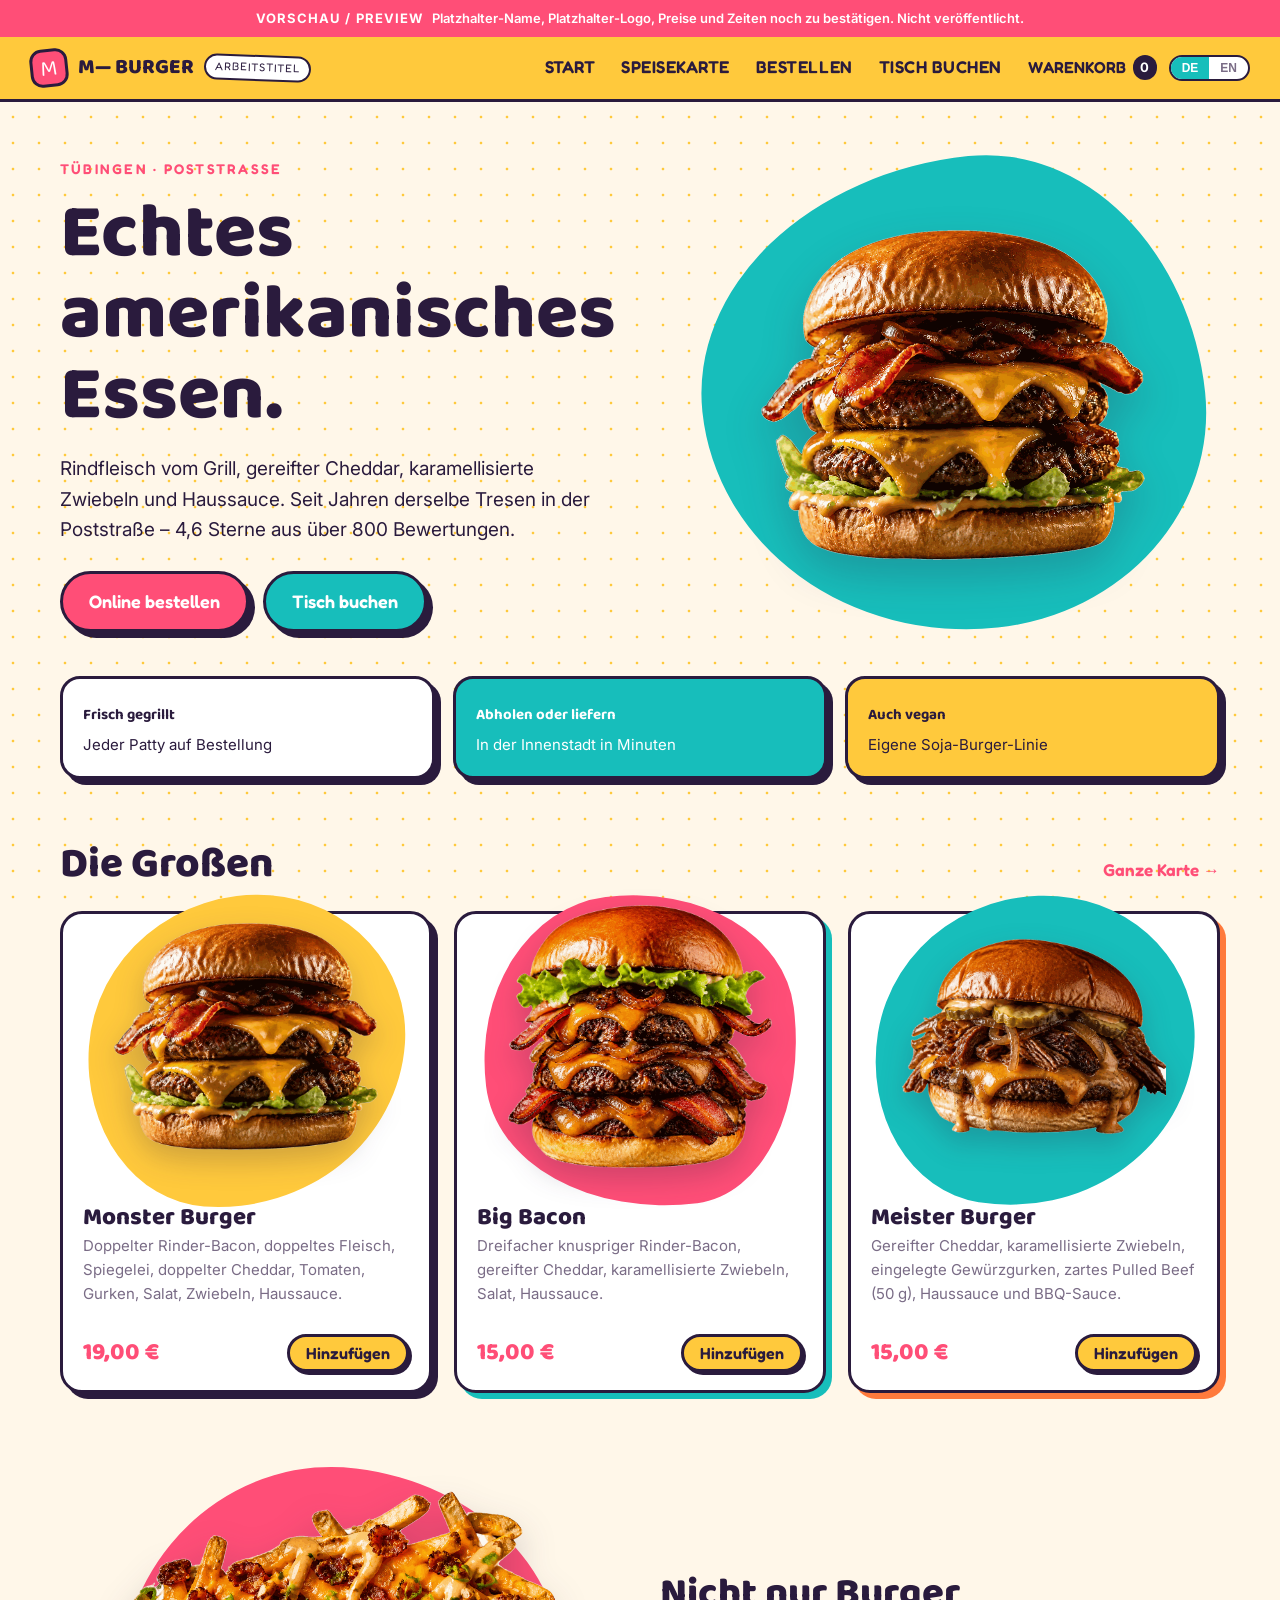
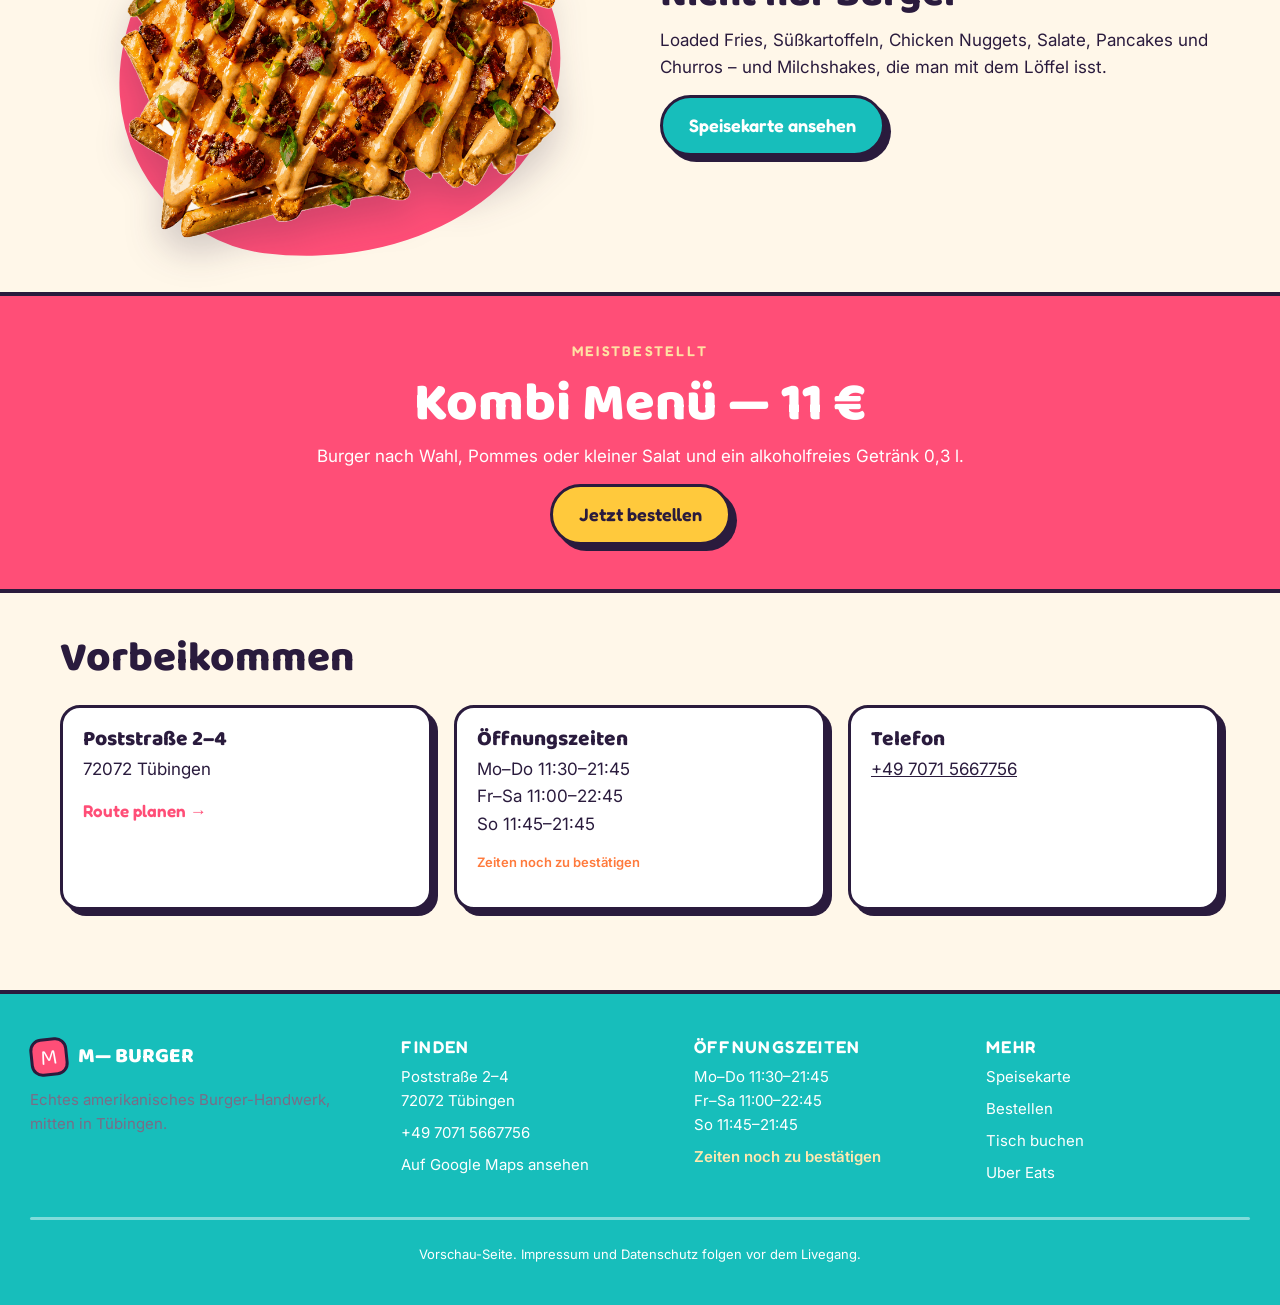
<file: index.html>
<!doctype html>
<html lang="de">
<head>
<meta charset="utf-8">
<meta name="viewport" content="width=device-width, initial-scale=1">
<title>M— Burger — Tübingen</title>
<meta name="description" content="Burger preview site">
<meta name="robots" content="noindex">
<link rel="preconnect" href="https://fonts.googleapis.com">
<link rel="preconnect" href="https://fonts.gstatic.com" crossorigin>
<link href="https://fonts.googleapis.com/css2?family=Baloo+2:wght@600;700;800&family=Fredoka:wght@500;600;700&family=Inter:wght@400;500;600&display=swap" rel="stylesheet">
<link rel="stylesheet" href="styles.css?v=3">
</head>
<body>
<div class="preview-ribbon">
  <strong>Vorschau / Preview</strong> <span class="i18n" data-de="Platzhalter-Name, Platzhalter-Logo, Preise und Zeiten noch zu best&auml;tigen. Nicht ver&ouml;ffentlicht." data-en="Placeholder name, placeholder logo, prices and hours still to confirm. Not published.">Platzhalter-Name, Platzhalter-Logo, Preise und Zeiten noch zu best&auml;tigen. Nicht ver&ouml;ffentlicht.</span>
</div>
<header class="site-header">
  <a class="brand" href="index.html">
    <span class="brand-mark">M</span>
    <span class="brand-word">M&mdash; BURGER</span>
    <span class="brand-flag"><span class="i18n" data-de="Arbeitstitel" data-en="working title">Arbeitstitel</span></span>
  </a>
  <nav class="nav">
    <a href="index.html"><span class="i18n" data-de="Start" data-en="Home">Start</span></a>
    <a href="speisekarte.html"><span class="i18n" data-de="Speisekarte" data-en="Menu">Speisekarte</span></a>
    <a href="bestellen.html"><span class="i18n" data-de="Bestellen" data-en="Order">Bestellen</span></a>
    <a href="reservieren.html"><span class="i18n" data-de="Tisch buchen" data-en="Book a table">Tisch buchen</span></a>
  </nav>
  <div class="header-right">
    <a class="cart-link" href="bestellen.html"><span><span class="i18n" data-de="Warenkorb" data-en="Cart">Warenkorb</span></span> <b id="cart-count">0</b></a>
    <button class="lang-toggle" id="lang-toggle" type="button"><span class="on">DE</span><span>EN</span></button>
  </div>
  <button class="burger-btn" id="burger-btn" aria-label="Menu"><span></span><span></span><span></span></button>
</header>

<section class="hero">
  <div class="hero-img"><img src="1-hero.png" alt=""></div>
  <div class="hero-copy">
    <p class="eyebrow"><span class="i18n" data-de="T&uuml;bingen &middot; Poststra&szlig;e" data-en="T&uuml;bingen &middot; Poststra&szlig;e">T&uuml;bingen &middot; Poststra&szlig;e</span></p>
    <h1><span class="i18n" data-de="Echtes<br>amerikanisches<br>Essen." data-en="Real<br>American<br>food.">Echtes<br>amerikanisches<br>Essen.</span></h1>
    <p class="lede"><span class="i18n" data-de="Rindfleisch vom Grill, gereifter Cheddar, karamellisierte Zwiebeln und Haussauce. Seit Jahren derselbe Tresen in der Poststra&szlig;e &ndash; 4,6 Sterne aus &uuml;ber 800 Bewertungen." data-en="Grilled beef, aged cheddar, caramelised onions and house sauce. Same counter on Poststra&szlig;e for years &ndash; 4.6 stars from over 800 ratings.">Rindfleisch vom Grill, gereifter Cheddar, karamellisierte Zwiebeln und Haussauce. Seit Jahren derselbe Tresen in der Poststra&szlig;e &ndash; 4,6 Sterne aus &uuml;ber 800 Bewertungen.</span></p>
    <div class="cta-row">
      <a class="btn btn-primary" href="bestellen.html"><span class="i18n" data-de="Online bestellen" data-en="Order online">Online bestellen</span></a>
      <a class="btn btn-ghost" href="reservieren.html"><span class="i18n" data-de="Tisch buchen" data-en="Book a table">Tisch buchen</span></a>
    </div>
  </div>
</section>

<section class="strip">
  <div class="strip-item"><b><span class="i18n" data-de="Frisch gegrillt" data-en="Grilled to order">Frisch gegrillt</span></b><span><span class="i18n" data-de="Jeder Patty auf Bestellung" data-en="Every patty made when you order">Jeder Patty auf Bestellung</span></span></div>
  <div class="strip-item"><b><span class="i18n" data-de="Abholen oder liefern" data-en="Pick up or delivery">Abholen oder liefern</span></b><span><span class="i18n" data-de="In der Innenstadt in Minuten" data-en="Minutes across the Innenstadt">In der Innenstadt in Minuten</span></span></div>
  <div class="strip-item"><b><span class="i18n" data-de="Auch vegan" data-en="Vegan too">Auch vegan</span></b><span><span class="i18n" data-de="Eigene Soja-Burger-Linie" data-en="Our own soy patty line">Eigene Soja-Burger-Linie</span></span></div>
</section>

<section class="section">
  <div class="section-head">
    <h2><span class="i18n" data-de="Die Gro&szlig;en" data-en="The big ones">Die Gro&szlig;en</span></h2>
    <a class="link-more" href="speisekarte.html"><span class="i18n" data-de="Ganze Karte" data-en="Full menu">Ganze Karte</span> &rarr;</a>
  </div>
  <div class="cards" id="featured"></div>
</section>

<section class="section split">
  <div class="split-img"><img src="4-loaded-fries.png" alt=""></div>
  <div class="split-copy">
    <h2><span class="i18n" data-de="Nicht nur Burger" data-en="More than burgers">Nicht nur Burger</span></h2>
    <p><span class="i18n" data-de="Loaded Fries, S&uuml;&szlig;kartoffeln, Chicken Nuggets, Salate, Pancakes und Churros &ndash; und Milchshakes, die man mit dem L&ouml;ffel isst." data-en="Loaded fries, sweet potato fries, chicken nuggets, salads, pancakes and churros &ndash; plus milkshakes you eat with a spoon.">Loaded Fries, S&uuml;&szlig;kartoffeln, Chicken Nuggets, Salate, Pancakes und Churros &ndash; und Milchshakes, die man mit dem L&ouml;ffel isst.</span></p>
    <a class="btn btn-ghost" href="speisekarte.html"><span class="i18n" data-de="Speisekarte ansehen" data-en="See the menu">Speisekarte ansehen</span></a>
  </div>
</section>

<section class="section combo">
  <div class="combo-inner">
    <p class="eyebrow"><span class="i18n" data-de="Meistbestellt" data-en="Most ordered">Meistbestellt</span></p>
    <h2><span class="i18n" data-de="Kombi Men&uuml; &mdash; 11 &euro;" data-en="Combo menu &mdash; &euro;11">Kombi Men&uuml; &mdash; 11 &euro;</span></h2>
    <p><span class="i18n" data-de="Burger nach Wahl, Pommes oder kleiner Salat und ein alkoholfreies Getr&auml;nk 0,3 l." data-en="Burger of your choice, fries or a small salad, and a soft drink 0.3 l.">Burger nach Wahl, Pommes oder kleiner Salat und ein alkoholfreies Getr&auml;nk 0,3 l.</span></p>
    <a class="btn btn-primary" href="bestellen.html"><span class="i18n" data-de="Jetzt bestellen" data-en="Order now">Jetzt bestellen</span></a>
  </div>
</section>

<section class="section">
  <div class="section-head"><h2><span class="i18n" data-de="Vorbeikommen" data-en="Come by">Vorbeikommen</span></h2></div>
  <div class="visit">
    <div>
      <h3>Poststra&szlig;e 2&ndash;4</h3>
      <p>72072 T&uuml;bingen</p>
      <p><a class="link-more" href="https://maps.app.goo.gl/429EHbxmLvwS3gST7" target="_blank" rel="noopener"><span class="i18n" data-de="Route planen" data-en="Get directions">Route planen</span> &rarr;</a></p>
    </div>
    <div>
      <h3><span class="i18n" data-de="&Ouml;ffnungszeiten" data-en="Opening hours">&Ouml;ffnungszeiten</span></h3>
      <p><span class="i18n" data-de="Mo&ndash;Do 11:30&ndash;21:45" data-en="Mon&ndash;Thu 11:30&ndash;21:45">Mo&ndash;Do 11:30&ndash;21:45</span><br><span class="i18n" data-de="Fr&ndash;Sa 11:00&ndash;22:45" data-en="Fri&ndash;Sat 11:00&ndash;22:45">Fr&ndash;Sa 11:00&ndash;22:45</span><br><span class="i18n" data-de="So 11:45&ndash;21:45" data-en="Sun 11:45&ndash;21:45">So 11:45&ndash;21:45</span></p>
      <p class="tbc"><span class="i18n" data-de="Zeiten noch zu best&auml;tigen" data-en="hours to be confirmed">Zeiten noch zu best&auml;tigen</span></p>
    </div>
    <div>
      <h3><span class="i18n" data-de="Telefon" data-en="Phone">Telefon</span></h3>
      <p><a href="tel:+4970715667756">+49 7071 5667756</a></p>
    </div>
  </div>
</section>

<footer class="site-footer">
  <div class="foot-grid">
    <div>
      <div class="brand foot-brand"><span class="brand-mark">M</span><span class="brand-word">M&mdash; BURGER</span></div>
      <p class="muted"><span class="i18n" data-de="Echtes amerikanisches Burger-Handwerk, mitten in T&uuml;bingen." data-en="Real American burgers, in the middle of T&uuml;bingen.">Echtes amerikanisches Burger-Handwerk, mitten in T&uuml;bingen.</span></p>
    </div>
    <div>
      <h4><span class="i18n" data-de="Finden" data-en="Find us">Finden</span></h4>
      <p>Poststra&szlig;e 2&ndash;4<br>72072 T&uuml;bingen</p>
      <p><a href="tel:+4970715667756">+49 7071 5667756</a></p>
      <p><a href="https://maps.app.goo.gl/429EHbxmLvwS3gST7" target="_blank" rel="noopener"><span class="i18n" data-de="Auf Google Maps ansehen" data-en="View on Google Maps">Auf Google Maps ansehen</span></a></p>
    </div>
    <div>
      <h4><span class="i18n" data-de="&Ouml;ffnungszeiten" data-en="Opening hours">&Ouml;ffnungszeiten</span></h4>
      <p class="hours-list">
        <span class="i18n" data-de="Mo&ndash;Do 11:30&ndash;21:45" data-en="Mon&ndash;Thu 11:30&ndash;21:45">Mo&ndash;Do 11:30&ndash;21:45</span><br><span class="i18n" data-de="Fr&ndash;Sa 11:00&ndash;22:45" data-en="Fri&ndash;Sat 11:00&ndash;22:45">Fr&ndash;Sa 11:00&ndash;22:45</span><br><span class="i18n" data-de="So 11:45&ndash;21:45" data-en="Sun 11:45&ndash;21:45">So 11:45&ndash;21:45</span>
      </p>
      <p class="tbc"><span class="i18n" data-de="Zeiten noch zu best&auml;tigen" data-en="hours to be confirmed">Zeiten noch zu best&auml;tigen</span></p>
    </div>
    <div>
      <h4><span class="i18n" data-de="Mehr" data-en="More">Mehr</span></h4>
      <p><a href="speisekarte.html"><span class="i18n" data-de="Speisekarte" data-en="Menu">Speisekarte</span></a></p>
      <p><a href="bestellen.html"><span class="i18n" data-de="Bestellen" data-en="Order">Bestellen</span></a></p>
      <p><a href="reservieren.html"><span class="i18n" data-de="Tisch buchen" data-en="Book a table">Tisch buchen</span></a></p>
      <p><a href="https://www.ubereats.com/de-en/store/m%26b-burger/qNDt5AvSWz-Jo8SoWG2_nw" target="_blank" rel="noopener">Uber Eats</a></p>
    </div>
  </div>
  <div class="foot-rule"></div>
  <p class="foot-legal"><span class="i18n" data-de="Vorschau-Seite. Impressum und Datenschutz folgen vor dem Livegang." data-en="Preview site. Imprint and privacy policy to follow before go-live.">Vorschau-Seite. Impressum und Datenschutz folgen vor dem Livegang.</span></p>
</footer>
<script src="menu.js?v=3"></script>
<script src="app.js?v=3"></script>
</body>
</html>
</file>
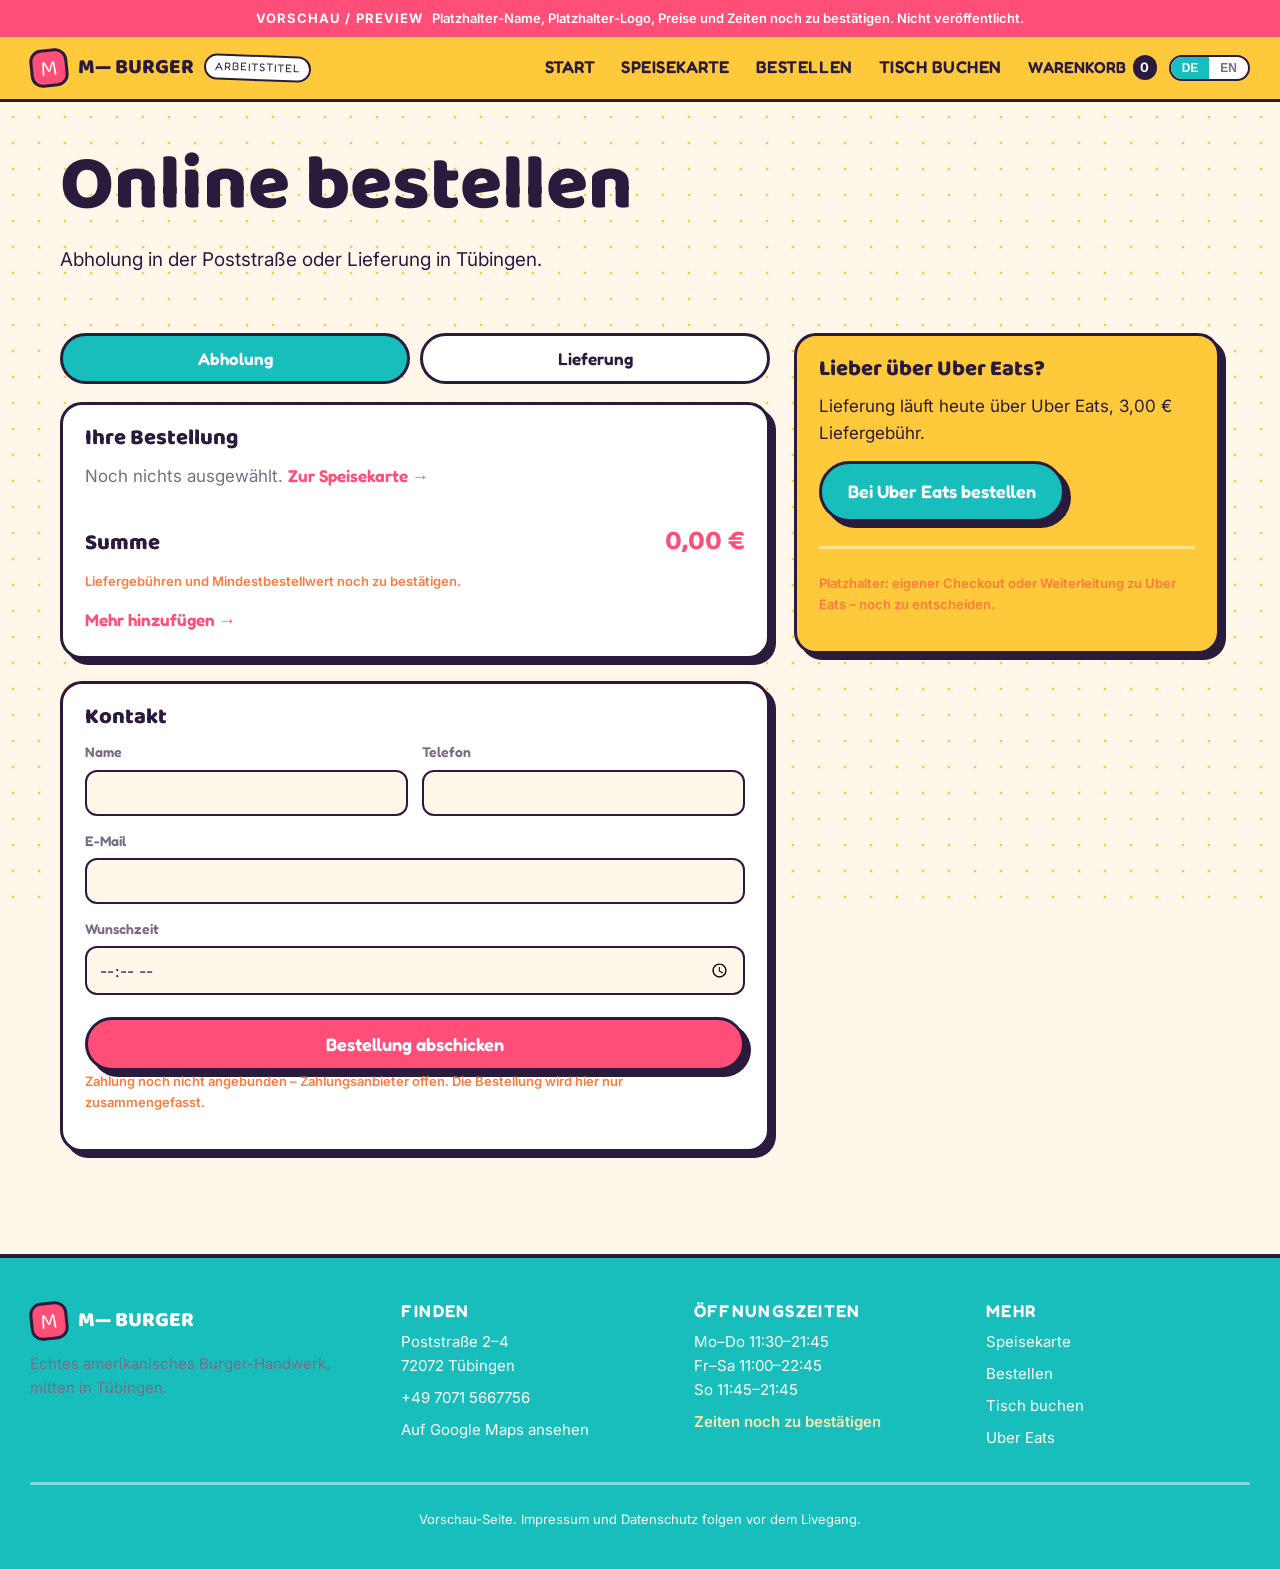
<file: bestellen.html>
<!doctype html>
<html lang="de">
<head>
<meta charset="utf-8">
<meta name="viewport" content="width=device-width, initial-scale=1">
<title>Bestellen — M— Burger</title>
<meta name="description" content="Order online">
<meta name="robots" content="noindex">
<link rel="preconnect" href="https://fonts.googleapis.com">
<link rel="preconnect" href="https://fonts.gstatic.com" crossorigin>
<link href="https://fonts.googleapis.com/css2?family=Baloo+2:wght@600;700;800&family=Fredoka:wght@500;600;700&family=Inter:wght@400;500;600&display=swap" rel="stylesheet">
<link rel="stylesheet" href="styles.css?v=3">
</head>
<body>
<div class="preview-ribbon">
  <strong>Vorschau / Preview</strong> <span class="i18n" data-de="Platzhalter-Name, Platzhalter-Logo, Preise und Zeiten noch zu best&auml;tigen. Nicht ver&ouml;ffentlicht." data-en="Placeholder name, placeholder logo, prices and hours still to confirm. Not published.">Platzhalter-Name, Platzhalter-Logo, Preise und Zeiten noch zu best&auml;tigen. Nicht ver&ouml;ffentlicht.</span>
</div>
<header class="site-header">
  <a class="brand" href="index.html">
    <span class="brand-mark">M</span>
    <span class="brand-word">M&mdash; BURGER</span>
    <span class="brand-flag"><span class="i18n" data-de="Arbeitstitel" data-en="working title">Arbeitstitel</span></span>
  </a>
  <nav class="nav">
    <a href="index.html"><span class="i18n" data-de="Start" data-en="Home">Start</span></a>
    <a href="speisekarte.html"><span class="i18n" data-de="Speisekarte" data-en="Menu">Speisekarte</span></a>
    <a href="bestellen.html"><span class="i18n" data-de="Bestellen" data-en="Order">Bestellen</span></a>
    <a href="reservieren.html"><span class="i18n" data-de="Tisch buchen" data-en="Book a table">Tisch buchen</span></a>
  </nav>
  <div class="header-right">
    <a class="cart-link" href="bestellen.html"><span><span class="i18n" data-de="Warenkorb" data-en="Cart">Warenkorb</span></span> <b id="cart-count">0</b></a>
    <button class="lang-toggle" id="lang-toggle" type="button"><span class="on">DE</span><span>EN</span></button>
  </div>
  <button class="burger-btn" id="burger-btn" aria-label="Menu"><span></span><span></span><span></span></button>
</header>

<section class="page-head">
  <h1><span class="i18n" data-de="Online bestellen" data-en="Order online">Online bestellen</span></h1>
  <p class="lede"><span class="i18n" data-de="Abholung in der Poststra&szlig;e oder Lieferung in T&uuml;bingen." data-en="Pick up on Poststra&szlig;e or delivery in T&uuml;bingen.">Abholung in der Poststra&szlig;e oder Lieferung in T&uuml;bingen.</span></p>
</section>
<section class="section order-grid">
  <div>
    <div class="mode-switch">
      <button class="mode-btn on" data-mode="pickup"><span class="i18n" data-de="Abholung" data-en="Pickup">Abholung</span></button>
      <button class="mode-btn" data-mode="delivery"><span class="i18n" data-de="Lieferung" data-en="Delivery">Lieferung</span></button>
    </div>
    <div class="panel">
      <h3><span class="i18n" data-de="Ihre Bestellung" data-en="Your order">Ihre Bestellung</span></h3>
      <div id="cart-lines"></div>
      <div class="cart-total"><span><span class="i18n" data-de="Summe" data-en="Total">Summe</span></span><b id="cart-total">0,00 &euro;</b></div>
      <p class="tbc" id="fee-note"></p>
      <a class="link-more" href="speisekarte.html"><span class="i18n" data-de="Mehr hinzuf&uuml;gen" data-en="Add more">Mehr hinzuf&uuml;gen</span> &rarr;</a>
    </div>
    <div class="panel">
      <h3><span class="i18n" data-de="Kontakt" data-en="Contact">Kontakt</span></h3>
      <div class="field-row">
        <label><span class="i18n" data-de="Name" data-en="Name">Name</span><input type="text" id="o-name" autocomplete="name"></label>
        <label><span class="i18n" data-de="Telefon" data-en="Phone">Telefon</span><input type="tel" id="o-phone" autocomplete="tel"></label>
      </div>
      <label><span class="i18n" data-de="E-Mail" data-en="Email">E-Mail</span><input type="email" id="o-mail" autocomplete="email"></label>
      <div id="addr-fields" class="hidden">
        <div class="field-row">
          <label><span class="i18n" data-de="Stra&szlig;e und Nummer" data-en="Street and number">Stra&szlig;e und Nummer</span><input type="text" id="o-street"></label>
          <label><span class="i18n" data-de="PLZ" data-en="Postcode">PLZ</span><input type="text" id="o-zip"></label>
        </div>
        <label><span class="i18n" data-de="Hinweis f&uuml;r den Fahrer" data-en="Note for the driver">Hinweis f&uuml;r den Fahrer</span><input type="text" id="o-note"></label>
      </div>
      <label><span class="i18n" data-de="Wunschzeit" data-en="Preferred time">Wunschzeit</span><input type="time" id="o-time"></label>
      <button class="btn btn-primary wide" id="place-order"><span class="i18n" data-de="Bestellung abschicken" data-en="Place order">Bestellung abschicken</span></button>
      <p class="tbc"><span class="i18n" data-de="Zahlung noch nicht angebunden &ndash; Zahlungsanbieter offen. Die Bestellung wird hier nur zusammengefasst." data-en="Payment not connected yet &ndash; provider still open. This only summarises the order for now.">Zahlung noch nicht angebunden &ndash; Zahlungsanbieter offen. Die Bestellung wird hier nur zusammengefasst.</span></p>
    </div>
  </div>
  <aside class="panel side">
    <h3><span class="i18n" data-de="Lieber &uuml;ber Uber Eats?" data-en="Prefer Uber Eats?">Lieber &uuml;ber Uber Eats?</span></h3>
    <p><span class="i18n" data-de="Lieferung l&auml;uft heute &uuml;ber Uber Eats, 3,00 &euro; Liefergeb&uuml;hr." data-en="Delivery runs through Uber Eats today, &euro;3.00 delivery fee.">Lieferung l&auml;uft heute &uuml;ber Uber Eats, 3,00 &euro; Liefergeb&uuml;hr.</span></p>
    <a class="btn btn-ghost" href="https://www.ubereats.com/de-en/store/m%26b-burger/qNDt5AvSWz-Jo8SoWG2_nw" target="_blank" rel="noopener"><span class="i18n" data-de="Bei Uber Eats bestellen" data-en="Order on Uber Eats">Bei Uber Eats bestellen</span></a>
    <div class="foot-rule"></div>
    <p class="tbc"><span class="i18n" data-de="Platzhalter: eigener Checkout oder Weiterleitung zu Uber Eats &ndash; noch zu entscheiden." data-en="Placeholder: own checkout or handoff to Uber Eats &ndash; still to decide.">Platzhalter: eigener Checkout oder Weiterleitung zu Uber Eats &ndash; noch zu entscheiden.</span></p>
  </aside>
</section>
<div class="modal" id="modal"><div class="modal-box"><h3 id="modal-title"></h3><p id="modal-body"></p><button class="btn btn-primary" id="modal-close">OK</button></div></div>

<footer class="site-footer">
  <div class="foot-grid">
    <div>
      <div class="brand foot-brand"><span class="brand-mark">M</span><span class="brand-word">M&mdash; BURGER</span></div>
      <p class="muted"><span class="i18n" data-de="Echtes amerikanisches Burger-Handwerk, mitten in T&uuml;bingen." data-en="Real American burgers, in the middle of T&uuml;bingen.">Echtes amerikanisches Burger-Handwerk, mitten in T&uuml;bingen.</span></p>
    </div>
    <div>
      <h4><span class="i18n" data-de="Finden" data-en="Find us">Finden</span></h4>
      <p>Poststra&szlig;e 2&ndash;4<br>72072 T&uuml;bingen</p>
      <p><a href="tel:+4970715667756">+49 7071 5667756</a></p>
      <p><a href="https://maps.app.goo.gl/429EHbxmLvwS3gST7" target="_blank" rel="noopener"><span class="i18n" data-de="Auf Google Maps ansehen" data-en="View on Google Maps">Auf Google Maps ansehen</span></a></p>
    </div>
    <div>
      <h4><span class="i18n" data-de="&Ouml;ffnungszeiten" data-en="Opening hours">&Ouml;ffnungszeiten</span></h4>
      <p class="hours-list">
        <span class="i18n" data-de="Mo&ndash;Do 11:30&ndash;21:45" data-en="Mon&ndash;Thu 11:30&ndash;21:45">Mo&ndash;Do 11:30&ndash;21:45</span><br><span class="i18n" data-de="Fr&ndash;Sa 11:00&ndash;22:45" data-en="Fri&ndash;Sat 11:00&ndash;22:45">Fr&ndash;Sa 11:00&ndash;22:45</span><br><span class="i18n" data-de="So 11:45&ndash;21:45" data-en="Sun 11:45&ndash;21:45">So 11:45&ndash;21:45</span>
      </p>
      <p class="tbc"><span class="i18n" data-de="Zeiten noch zu best&auml;tigen" data-en="hours to be confirmed">Zeiten noch zu best&auml;tigen</span></p>
    </div>
    <div>
      <h4><span class="i18n" data-de="Mehr" data-en="More">Mehr</span></h4>
      <p><a href="speisekarte.html"><span class="i18n" data-de="Speisekarte" data-en="Menu">Speisekarte</span></a></p>
      <p><a href="bestellen.html"><span class="i18n" data-de="Bestellen" data-en="Order">Bestellen</span></a></p>
      <p><a href="reservieren.html"><span class="i18n" data-de="Tisch buchen" data-en="Book a table">Tisch buchen</span></a></p>
      <p><a href="https://www.ubereats.com/de-en/store/m%26b-burger/qNDt5AvSWz-Jo8SoWG2_nw" target="_blank" rel="noopener">Uber Eats</a></p>
    </div>
  </div>
  <div class="foot-rule"></div>
  <p class="foot-legal"><span class="i18n" data-de="Vorschau-Seite. Impressum und Datenschutz folgen vor dem Livegang." data-en="Preview site. Imprint and privacy policy to follow before go-live.">Vorschau-Seite. Impressum und Datenschutz folgen vor dem Livegang.</span></p>
</footer>
<script src="menu.js?v=3"></script>
<script src="app.js?v=3"></script>
</body>
</html>
</file>
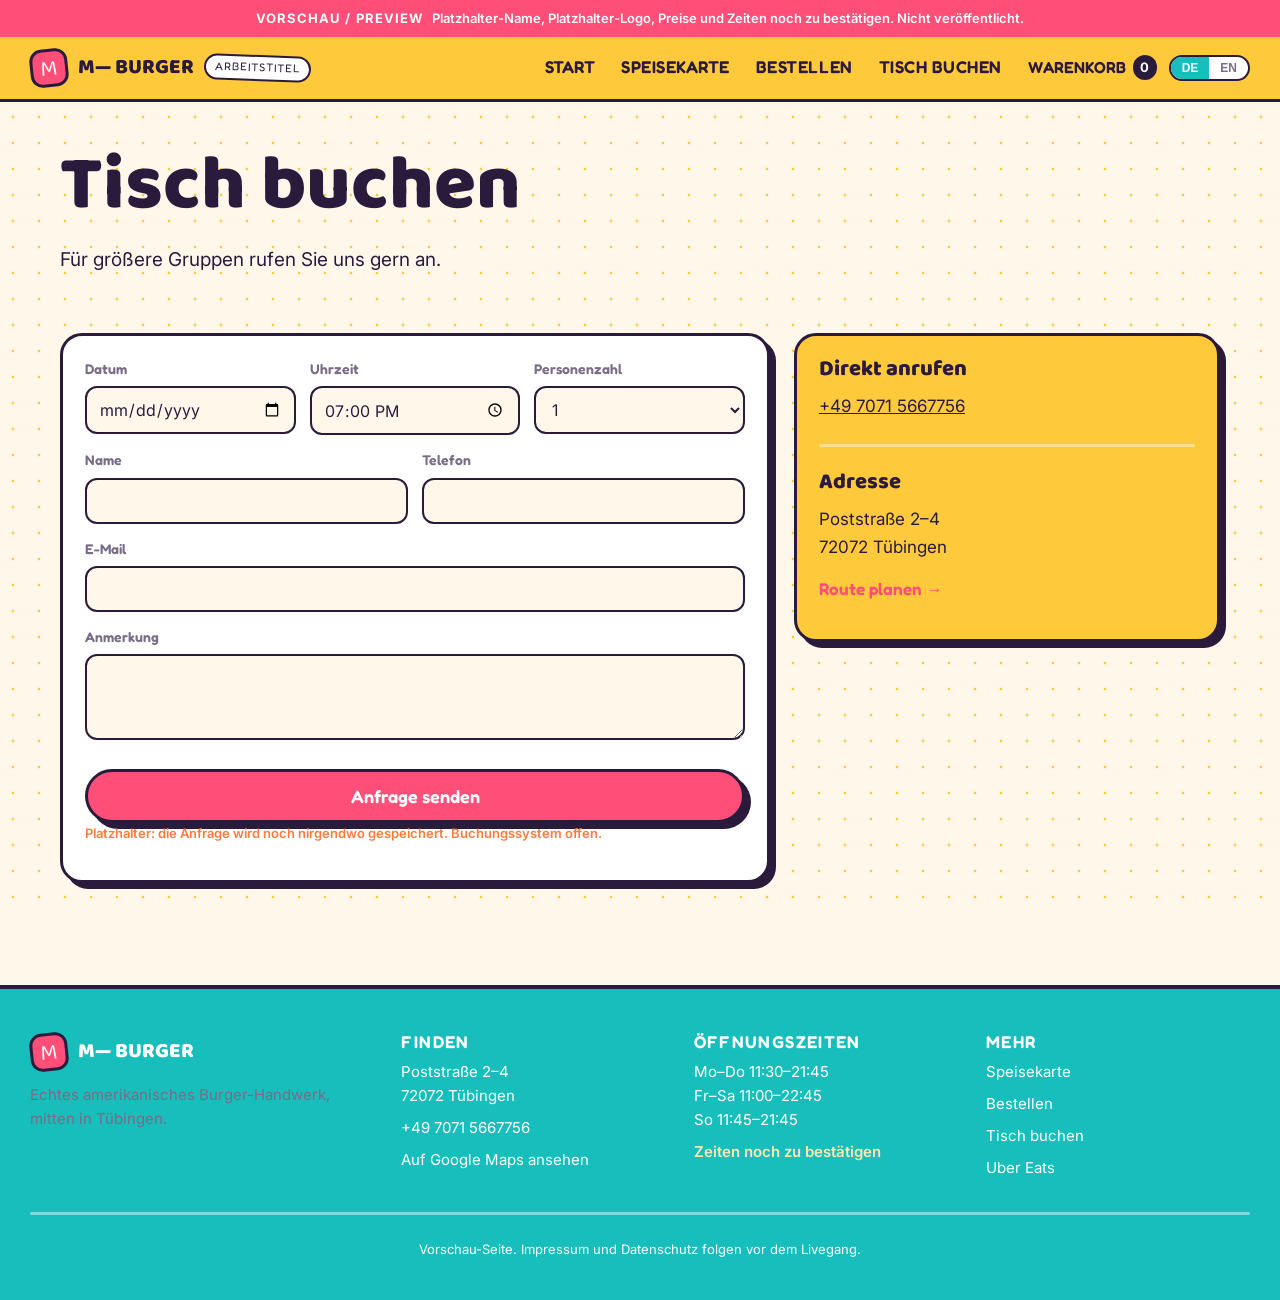
<file: reservieren.html>
<!doctype html>
<html lang="de">
<head>
<meta charset="utf-8">
<meta name="viewport" content="width=device-width, initial-scale=1">
<title>Tisch buchen — M— Burger</title>
<meta name="description" content="Book a table">
<meta name="robots" content="noindex">
<link rel="preconnect" href="https://fonts.googleapis.com">
<link rel="preconnect" href="https://fonts.gstatic.com" crossorigin>
<link href="https://fonts.googleapis.com/css2?family=Baloo+2:wght@600;700;800&family=Fredoka:wght@500;600;700&family=Inter:wght@400;500;600&display=swap" rel="stylesheet">
<link rel="stylesheet" href="styles.css?v=3">
</head>
<body>
<div class="preview-ribbon">
  <strong>Vorschau / Preview</strong> <span class="i18n" data-de="Platzhalter-Name, Platzhalter-Logo, Preise und Zeiten noch zu best&auml;tigen. Nicht ver&ouml;ffentlicht." data-en="Placeholder name, placeholder logo, prices and hours still to confirm. Not published.">Platzhalter-Name, Platzhalter-Logo, Preise und Zeiten noch zu best&auml;tigen. Nicht ver&ouml;ffentlicht.</span>
</div>
<header class="site-header">
  <a class="brand" href="index.html">
    <span class="brand-mark">M</span>
    <span class="brand-word">M&mdash; BURGER</span>
    <span class="brand-flag"><span class="i18n" data-de="Arbeitstitel" data-en="working title">Arbeitstitel</span></span>
  </a>
  <nav class="nav">
    <a href="index.html"><span class="i18n" data-de="Start" data-en="Home">Start</span></a>
    <a href="speisekarte.html"><span class="i18n" data-de="Speisekarte" data-en="Menu">Speisekarte</span></a>
    <a href="bestellen.html"><span class="i18n" data-de="Bestellen" data-en="Order">Bestellen</span></a>
    <a href="reservieren.html"><span class="i18n" data-de="Tisch buchen" data-en="Book a table">Tisch buchen</span></a>
  </nav>
  <div class="header-right">
    <a class="cart-link" href="bestellen.html"><span><span class="i18n" data-de="Warenkorb" data-en="Cart">Warenkorb</span></span> <b id="cart-count">0</b></a>
    <button class="lang-toggle" id="lang-toggle" type="button"><span class="on">DE</span><span>EN</span></button>
  </div>
  <button class="burger-btn" id="burger-btn" aria-label="Menu"><span></span><span></span><span></span></button>
</header>

<section class="page-head">
  <h1><span class="i18n" data-de="Tisch buchen" data-en="Book a table">Tisch buchen</span></h1>
  <p class="lede"><span class="i18n" data-de="F&uuml;r gr&ouml;&szlig;ere Gruppen rufen Sie uns gern an." data-en="For larger groups, give us a call.">F&uuml;r gr&ouml;&szlig;ere Gruppen rufen Sie uns gern an.</span></p>
</section>
<section class="section res-grid">
  <div class="panel">
    <div class="field-row">
      <label><span class="i18n" data-de="Datum" data-en="Date">Datum</span><input type="date" id="r-date"></label>
      <label><span class="i18n" data-de="Uhrzeit" data-en="Time">Uhrzeit</span><input type="time" id="r-time" value="19:00"></label>
      <label><span class="i18n" data-de="Personenzahl" data-en="No. of people">Personenzahl</span>
        <select id="r-size"><option>1</option><option>2</option><option>3</option><option>4</option><option>5</option><option>6</option><option>7</option><option>8</option><option>9</option><option>10</option><option>11</option><option>12</option></select>
      </label>
    </div>
    <div class="field-row">
      <label><span class="i18n" data-de="Name" data-en="Name">Name</span><input type="text" id="r-name" autocomplete="name"></label>
      <label><span class="i18n" data-de="Telefon" data-en="Phone">Telefon</span><input type="tel" id="r-phone" autocomplete="tel"></label>
    </div>
    <label><span class="i18n" data-de="E-Mail" data-en="Email">E-Mail</span><input type="email" id="r-mail" autocomplete="email"></label>
    <label><span class="i18n" data-de="Anmerkung" data-en="Notes">Anmerkung</span><textarea id="r-note" rows="3"></textarea></label>
    <button class="btn btn-primary wide" id="place-res"><span class="i18n" data-de="Anfrage senden" data-en="Send request">Anfrage senden</span></button>
    <p class="tbc"><span class="i18n" data-de="Platzhalter: die Anfrage wird noch nirgendwo gespeichert. Buchungssystem offen." data-en="Placeholder: the request is not stored anywhere yet. Booking system still open.">Platzhalter: die Anfrage wird noch nirgendwo gespeichert. Buchungssystem offen.</span></p>
  </div>
  <aside class="panel side">
    <h3><span class="i18n" data-de="Direkt anrufen" data-en="Call us">Direkt anrufen</span></h3>
    <p><a href="tel:+4970715667756">+49 7071 5667756</a></p>
    <div class="foot-rule"></div>
    <h3><span class="i18n" data-de="Adresse" data-en="Address">Adresse</span></h3>
    <p>Poststra&szlig;e 2&ndash;4<br>72072 T&uuml;bingen</p>
    <p><a class="link-more" href="https://maps.app.goo.gl/429EHbxmLvwS3gST7" target="_blank" rel="noopener"><span class="i18n" data-de="Route planen" data-en="Get directions">Route planen</span> &rarr;</a></p>
  </aside>
</section>
<div class="modal" id="modal"><div class="modal-box"><h3 id="modal-title"></h3><p id="modal-body"></p><button class="btn btn-primary" id="modal-close">OK</button></div></div>

<footer class="site-footer">
  <div class="foot-grid">
    <div>
      <div class="brand foot-brand"><span class="brand-mark">M</span><span class="brand-word">M&mdash; BURGER</span></div>
      <p class="muted"><span class="i18n" data-de="Echtes amerikanisches Burger-Handwerk, mitten in T&uuml;bingen." data-en="Real American burgers, in the middle of T&uuml;bingen.">Echtes amerikanisches Burger-Handwerk, mitten in T&uuml;bingen.</span></p>
    </div>
    <div>
      <h4><span class="i18n" data-de="Finden" data-en="Find us">Finden</span></h4>
      <p>Poststra&szlig;e 2&ndash;4<br>72072 T&uuml;bingen</p>
      <p><a href="tel:+4970715667756">+49 7071 5667756</a></p>
      <p><a href="https://maps.app.goo.gl/429EHbxmLvwS3gST7" target="_blank" rel="noopener"><span class="i18n" data-de="Auf Google Maps ansehen" data-en="View on Google Maps">Auf Google Maps ansehen</span></a></p>
    </div>
    <div>
      <h4><span class="i18n" data-de="&Ouml;ffnungszeiten" data-en="Opening hours">&Ouml;ffnungszeiten</span></h4>
      <p class="hours-list">
        <span class="i18n" data-de="Mo&ndash;Do 11:30&ndash;21:45" data-en="Mon&ndash;Thu 11:30&ndash;21:45">Mo&ndash;Do 11:30&ndash;21:45</span><br><span class="i18n" data-de="Fr&ndash;Sa 11:00&ndash;22:45" data-en="Fri&ndash;Sat 11:00&ndash;22:45">Fr&ndash;Sa 11:00&ndash;22:45</span><br><span class="i18n" data-de="So 11:45&ndash;21:45" data-en="Sun 11:45&ndash;21:45">So 11:45&ndash;21:45</span>
      </p>
      <p class="tbc"><span class="i18n" data-de="Zeiten noch zu best&auml;tigen" data-en="hours to be confirmed">Zeiten noch zu best&auml;tigen</span></p>
    </div>
    <div>
      <h4><span class="i18n" data-de="Mehr" data-en="More">Mehr</span></h4>
      <p><a href="speisekarte.html"><span class="i18n" data-de="Speisekarte" data-en="Menu">Speisekarte</span></a></p>
      <p><a href="bestellen.html"><span class="i18n" data-de="Bestellen" data-en="Order">Bestellen</span></a></p>
      <p><a href="reservieren.html"><span class="i18n" data-de="Tisch buchen" data-en="Book a table">Tisch buchen</span></a></p>
      <p><a href="https://www.ubereats.com/de-en/store/m%26b-burger/qNDt5AvSWz-Jo8SoWG2_nw" target="_blank" rel="noopener">Uber Eats</a></p>
    </div>
  </div>
  <div class="foot-rule"></div>
  <p class="foot-legal"><span class="i18n" data-de="Vorschau-Seite. Impressum und Datenschutz folgen vor dem Livegang." data-en="Preview site. Imprint and privacy policy to follow before go-live.">Vorschau-Seite. Impressum und Datenschutz folgen vor dem Livegang.</span></p>
</footer>
<script src="menu.js?v=3"></script>
<script src="app.js?v=3"></script>
</body>
</html>
</file>
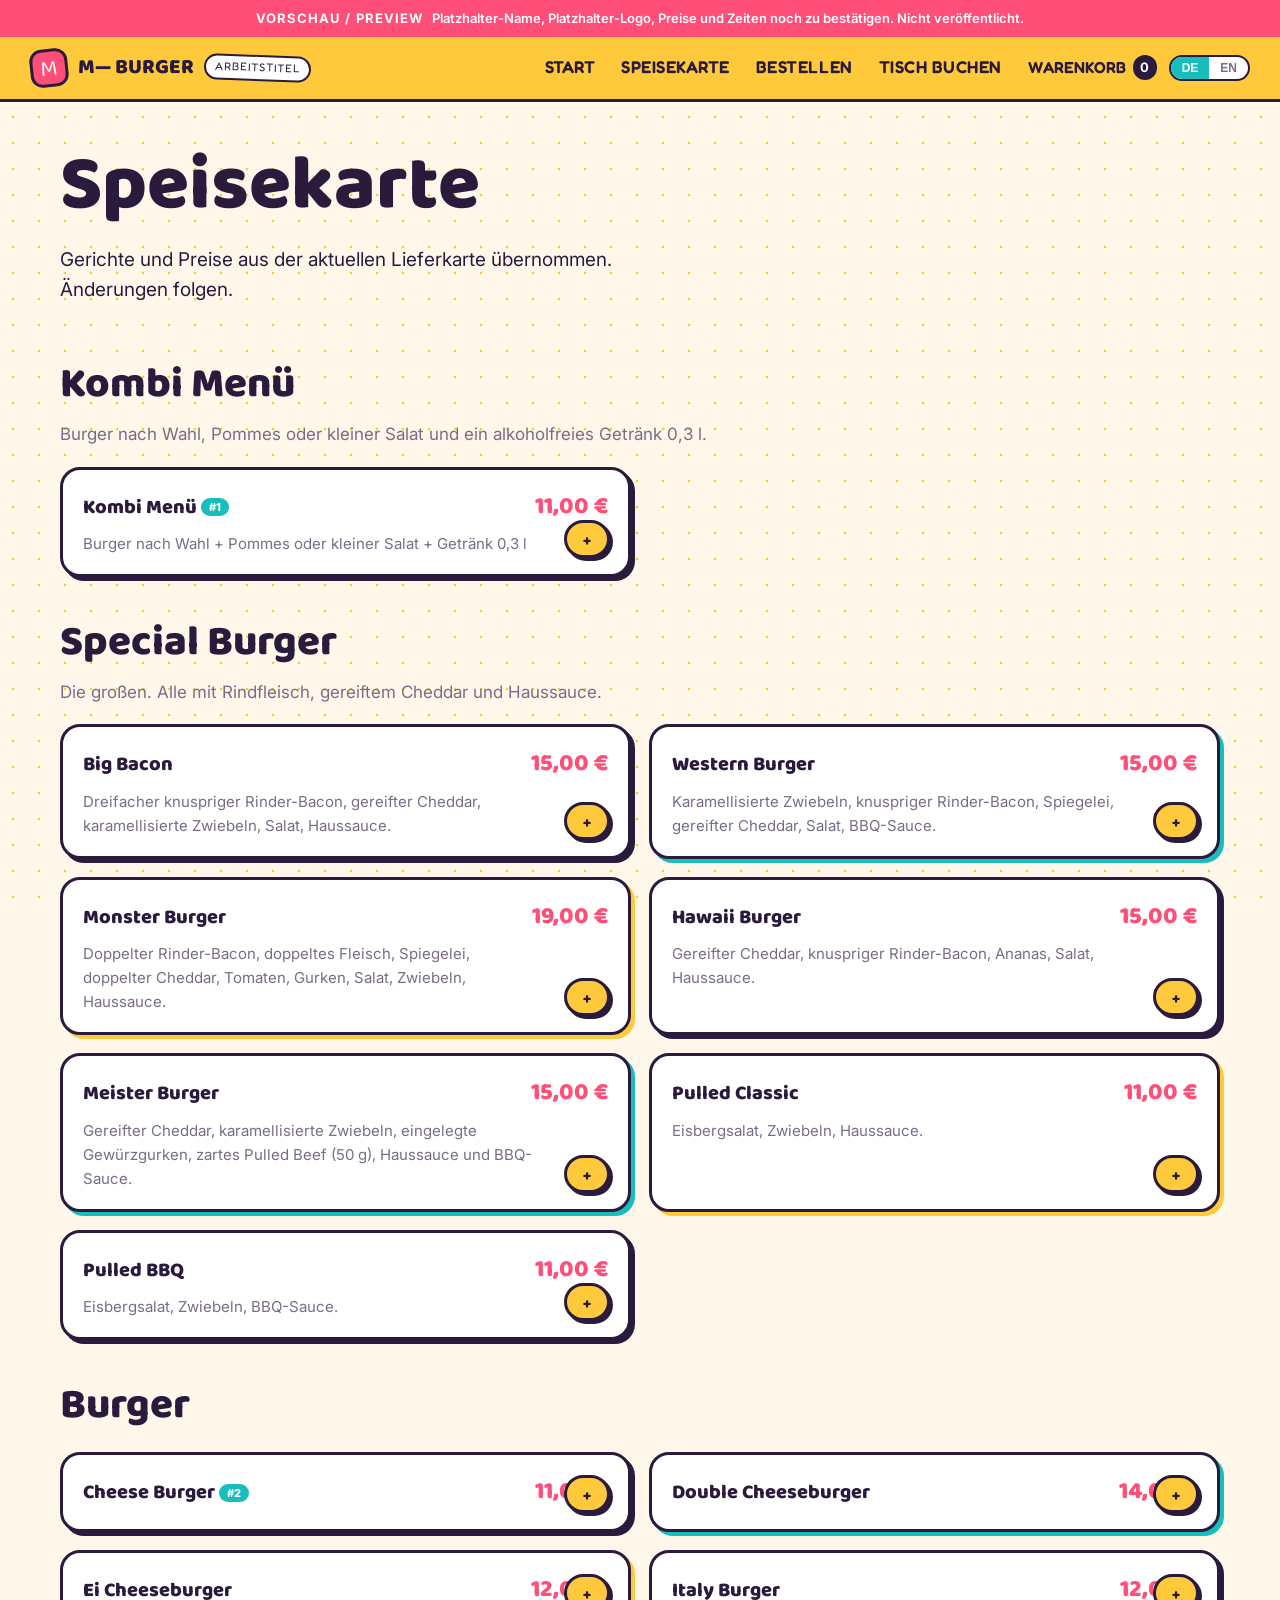
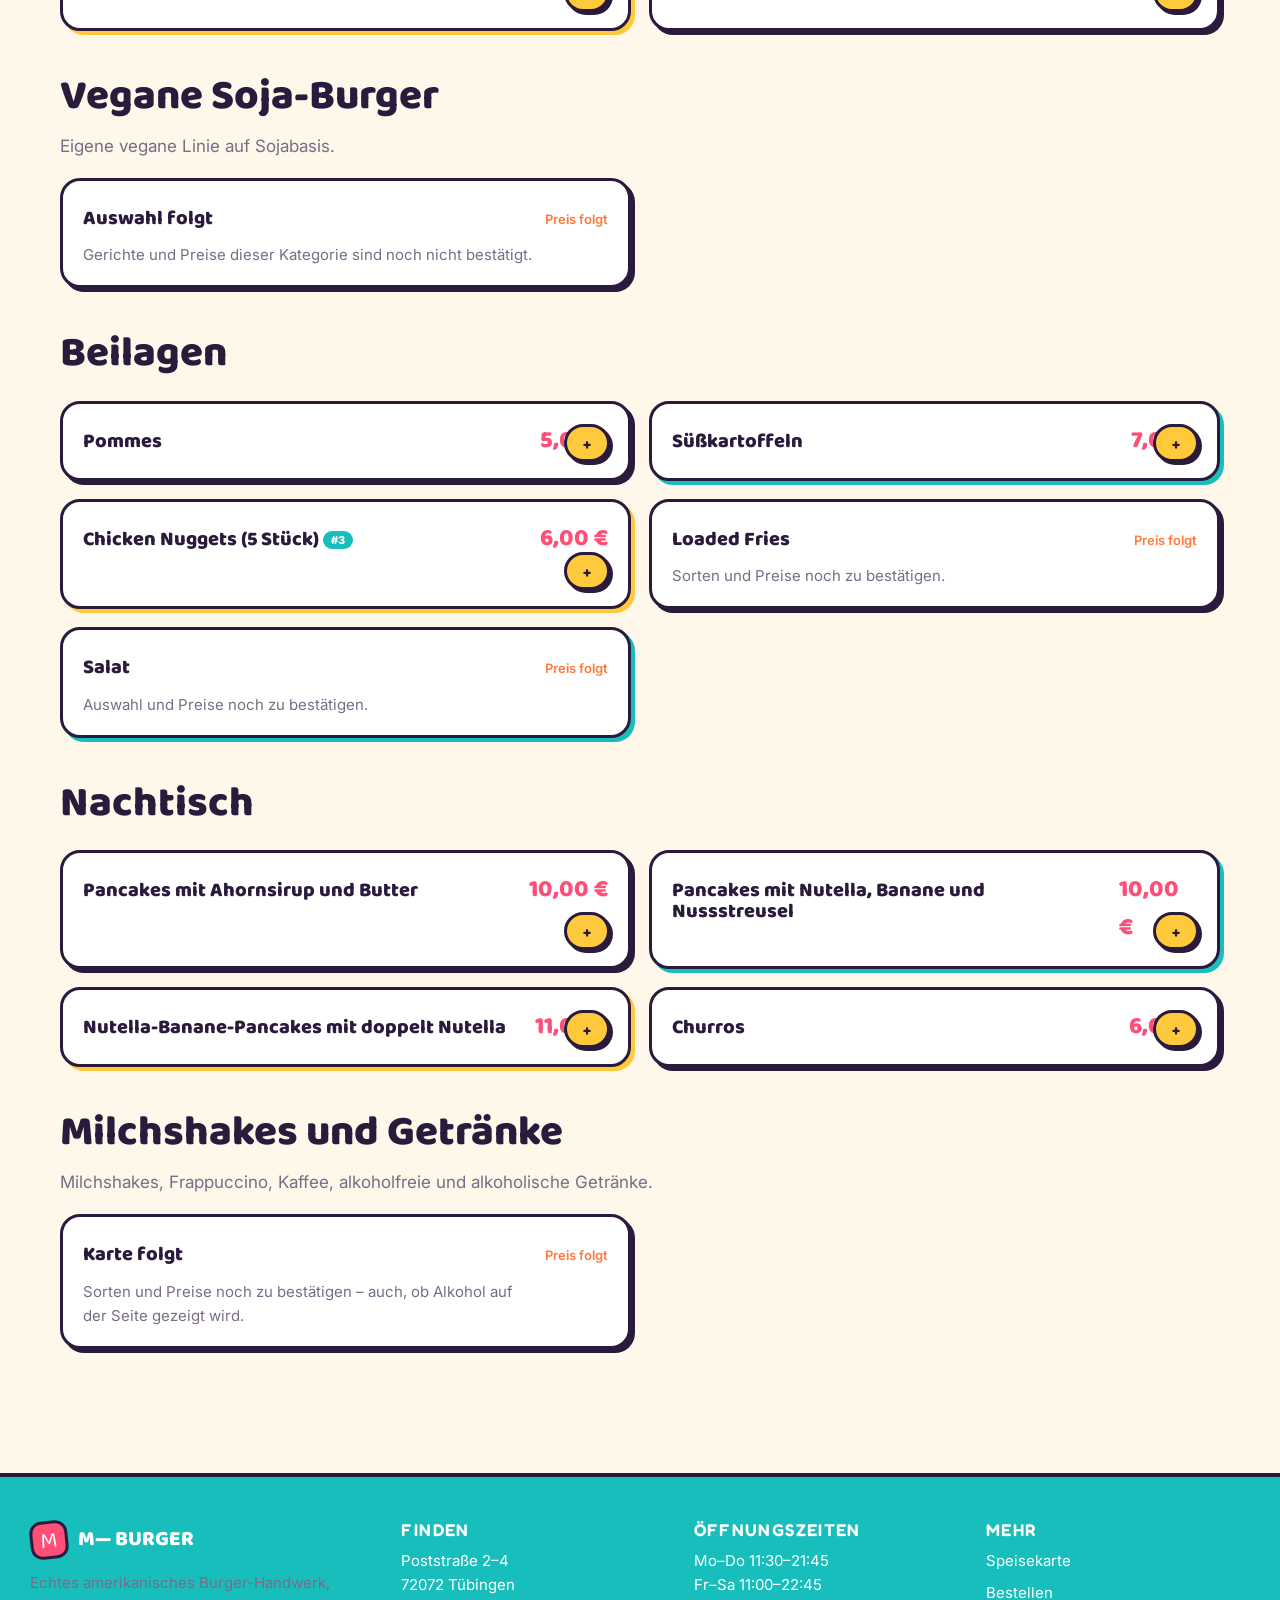
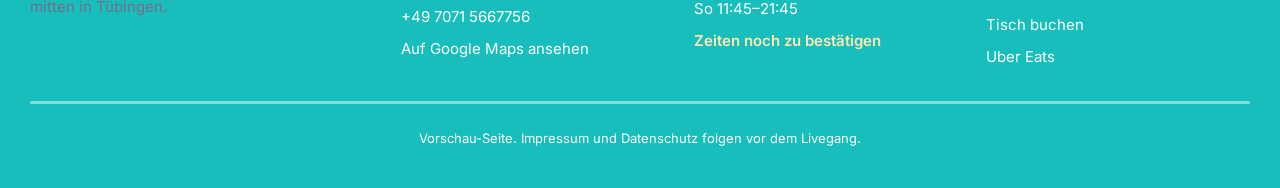
<file: speisekarte.html>
<!doctype html>
<html lang="de">
<head>
<meta charset="utf-8">
<meta name="viewport" content="width=device-width, initial-scale=1">
<title>Speisekarte — M— Burger</title>
<meta name="description" content="Menu">
<meta name="robots" content="noindex">
<link rel="preconnect" href="https://fonts.googleapis.com">
<link rel="preconnect" href="https://fonts.gstatic.com" crossorigin>
<link href="https://fonts.googleapis.com/css2?family=Baloo+2:wght@600;700;800&family=Fredoka:wght@500;600;700&family=Inter:wght@400;500;600&display=swap" rel="stylesheet">
<link rel="stylesheet" href="styles.css?v=3">
</head>
<body>
<div class="preview-ribbon">
  <strong>Vorschau / Preview</strong> <span class="i18n" data-de="Platzhalter-Name, Platzhalter-Logo, Preise und Zeiten noch zu best&auml;tigen. Nicht ver&ouml;ffentlicht." data-en="Placeholder name, placeholder logo, prices and hours still to confirm. Not published.">Platzhalter-Name, Platzhalter-Logo, Preise und Zeiten noch zu best&auml;tigen. Nicht ver&ouml;ffentlicht.</span>
</div>
<header class="site-header">
  <a class="brand" href="index.html">
    <span class="brand-mark">M</span>
    <span class="brand-word">M&mdash; BURGER</span>
    <span class="brand-flag"><span class="i18n" data-de="Arbeitstitel" data-en="working title">Arbeitstitel</span></span>
  </a>
  <nav class="nav">
    <a href="index.html"><span class="i18n" data-de="Start" data-en="Home">Start</span></a>
    <a href="speisekarte.html"><span class="i18n" data-de="Speisekarte" data-en="Menu">Speisekarte</span></a>
    <a href="bestellen.html"><span class="i18n" data-de="Bestellen" data-en="Order">Bestellen</span></a>
    <a href="reservieren.html"><span class="i18n" data-de="Tisch buchen" data-en="Book a table">Tisch buchen</span></a>
  </nav>
  <div class="header-right">
    <a class="cart-link" href="bestellen.html"><span><span class="i18n" data-de="Warenkorb" data-en="Cart">Warenkorb</span></span> <b id="cart-count">0</b></a>
    <button class="lang-toggle" id="lang-toggle" type="button"><span class="on">DE</span><span>EN</span></button>
  </div>
  <button class="burger-btn" id="burger-btn" aria-label="Menu"><span></span><span></span><span></span></button>
</header>

<section class="page-head">
  <h1><span class="i18n" data-de="Speisekarte" data-en="Menu">Speisekarte</span></h1>
  <p class="lede"><span class="i18n" data-de="Gerichte und Preise aus der aktuellen Lieferkarte &uuml;bernommen. &Auml;nderungen folgen." data-en="Dishes and prices taken from the current delivery menu. Changes to follow.">Gerichte und Preise aus der aktuellen Lieferkarte &uuml;bernommen. &Auml;nderungen folgen.</span></p>
</section>
<section class="section" id="menu-root"></section>

<footer class="site-footer">
  <div class="foot-grid">
    <div>
      <div class="brand foot-brand"><span class="brand-mark">M</span><span class="brand-word">M&mdash; BURGER</span></div>
      <p class="muted"><span class="i18n" data-de="Echtes amerikanisches Burger-Handwerk, mitten in T&uuml;bingen." data-en="Real American burgers, in the middle of T&uuml;bingen.">Echtes amerikanisches Burger-Handwerk, mitten in T&uuml;bingen.</span></p>
    </div>
    <div>
      <h4><span class="i18n" data-de="Finden" data-en="Find us">Finden</span></h4>
      <p>Poststra&szlig;e 2&ndash;4<br>72072 T&uuml;bingen</p>
      <p><a href="tel:+4970715667756">+49 7071 5667756</a></p>
      <p><a href="https://maps.app.goo.gl/429EHbxmLvwS3gST7" target="_blank" rel="noopener"><span class="i18n" data-de="Auf Google Maps ansehen" data-en="View on Google Maps">Auf Google Maps ansehen</span></a></p>
    </div>
    <div>
      <h4><span class="i18n" data-de="&Ouml;ffnungszeiten" data-en="Opening hours">&Ouml;ffnungszeiten</span></h4>
      <p class="hours-list">
        <span class="i18n" data-de="Mo&ndash;Do 11:30&ndash;21:45" data-en="Mon&ndash;Thu 11:30&ndash;21:45">Mo&ndash;Do 11:30&ndash;21:45</span><br><span class="i18n" data-de="Fr&ndash;Sa 11:00&ndash;22:45" data-en="Fri&ndash;Sat 11:00&ndash;22:45">Fr&ndash;Sa 11:00&ndash;22:45</span><br><span class="i18n" data-de="So 11:45&ndash;21:45" data-en="Sun 11:45&ndash;21:45">So 11:45&ndash;21:45</span>
      </p>
      <p class="tbc"><span class="i18n" data-de="Zeiten noch zu best&auml;tigen" data-en="hours to be confirmed">Zeiten noch zu best&auml;tigen</span></p>
    </div>
    <div>
      <h4><span class="i18n" data-de="Mehr" data-en="More">Mehr</span></h4>
      <p><a href="speisekarte.html"><span class="i18n" data-de="Speisekarte" data-en="Menu">Speisekarte</span></a></p>
      <p><a href="bestellen.html"><span class="i18n" data-de="Bestellen" data-en="Order">Bestellen</span></a></p>
      <p><a href="reservieren.html"><span class="i18n" data-de="Tisch buchen" data-en="Book a table">Tisch buchen</span></a></p>
      <p><a href="https://www.ubereats.com/de-en/store/m%26b-burger/qNDt5AvSWz-Jo8SoWG2_nw" target="_blank" rel="noopener">Uber Eats</a></p>
    </div>
  </div>
  <div class="foot-rule"></div>
  <p class="foot-legal"><span class="i18n" data-de="Vorschau-Seite. Impressum und Datenschutz folgen vor dem Livegang." data-en="Preview site. Imprint and privacy policy to follow before go-live.">Vorschau-Seite. Impressum und Datenschutz folgen vor dem Livegang.</span></p>
</footer>
<script src="menu.js?v=3"></script>
<script src="app.js?v=3"></script>
</body>
</html>
</file>
<file: styles.css>
:root{
  --cream:#FFF7E9; --ink:#2A1B3D; --pink:#FF4E77; --yellow:#FFC93C;
  --teal:#17BEBB; --orange:#FF7A3C; --muted:#7A6C86; --line:#2A1B3D;
  --shadow:6px 6px 0 var(--ink);
}
*{box-sizing:border-box}
html,body{margin:0;padding:0;overflow-x:hidden}
body{background:var(--cream);color:var(--ink);font-family:Inter,system-ui,sans-serif;font-size:17px;line-height:1.6;
  background-image:radial-gradient(var(--yellow) 1.5px, transparent 1.6px);background-size:26px 26px;background-attachment:fixed}
img{max-width:100%;display:block}
a{color:inherit}
h1,h2,h3,h4{font-family:"Baloo 2","Fredoka",system-ui,sans-serif;font-weight:800;line-height:1.05;margin:0}
p{margin:0 0 14px}
.muted{color:var(--muted)}
.hidden{display:none}

.preview-ribbon{background:var(--pink);color:#fff;font-size:13px;text-align:center;padding:8px 16px;font-weight:600}
.preview-ribbon strong{text-transform:uppercase;letter-spacing:.08em;margin-right:6px}

.site-header{position:sticky;top:0;z-index:40;display:flex;align-items:center;gap:24px;padding:12px 30px;
  background:var(--yellow);border-bottom:3px solid var(--ink)}
.brand{display:flex;align-items:center;gap:10px;text-decoration:none}
.brand-mark{display:grid;place-items:center;width:38px;height:38px;background:var(--pink);color:#fff;
  font-family:"Baloo 2",sans-serif;font-size:22px;border:3px solid var(--ink);border-radius:12px;transform:rotate(-6deg)}
.brand-word{font-family:"Baloo 2",sans-serif;font-weight:800;font-size:21px}
.brand-flag{font-family:Fredoka,sans-serif;font-size:11px;text-transform:uppercase;letter-spacing:.1em;color:var(--ink);
  background:#fff;border:2px solid var(--ink);border-radius:99px;padding:2px 9px;transform:rotate(2deg)}
.nav{display:flex;gap:22px;margin-left:auto;font-family:Fredoka,sans-serif;font-weight:600;font-size:17px;text-transform:uppercase;letter-spacing:.03em}
.nav a{text-decoration:none;padding:4px 2px;border-bottom:3px solid transparent}
.nav a:hover{border-color:var(--pink)}
.header-right{display:flex;align-items:center;gap:12px}
.cart-link{display:flex;gap:7px;align-items:center;text-decoration:none;font-family:Fredoka,sans-serif;font-weight:600;text-transform:uppercase;font-size:16px}
.cart-link b{background:var(--ink);color:#fff;border-radius:99px;min-width:24px;text-align:center;font-size:13px;padding:2px 7px;font-family:Inter,sans-serif}
.lang-toggle{display:flex;border:2px solid var(--ink);border-radius:99px;overflow:hidden;background:#fff;cursor:pointer;padding:0}
.lang-toggle span{padding:4px 11px;font-size:12px;font-weight:700;color:var(--muted)}
.lang-toggle span.on{background:var(--teal);color:#fff}
.burger-btn{display:none}

.hero{display:grid;grid-template-columns:1.05fr .95fr;gap:36px;align-items:center;padding:56px 30px 44px;max-width:1220px;margin:0 auto}
.hero-copy{order:-1}
.hero-img{position:relative;display:grid;place-items:center;padding:10px 0}
.hero-img::before{content:"";position:absolute;z-index:0;width:94%;aspect-ratio:1/.94;background:var(--teal);
  border-radius:58% 42% 46% 54%/48% 55% 45% 52%;transform:rotate(-6deg)}
.hero-img img{position:relative;z-index:1;width:72%;max-width:420px;border:0;border-radius:0;box-shadow:none;
  filter:drop-shadow(0 18px 20px rgba(42,27,61,.22))}
.eyebrow{font-family:Fredoka,sans-serif;font-weight:600;text-transform:uppercase;letter-spacing:.16em;font-size:14px;color:var(--pink);margin-bottom:14px}
h1{font-size:clamp(42px,6vw,78px)}
.lede{font-size:19px;max-width:46ch;margin-top:18px}
.cta-row{display:flex;gap:14px;flex-wrap:wrap;margin-top:26px}
.btn{display:inline-block;padding:13px 26px;border-radius:99px;text-decoration:none;font-family:Fredoka,sans-serif;font-weight:600;
  font-size:18px;border:3px solid var(--ink);cursor:pointer;box-shadow:var(--shadow);transition:transform .12s,box-shadow .12s}
.btn:hover{transform:translate(2px,2px);box-shadow:3px 3px 0 var(--ink)}
.btn-primary{background:var(--pink);color:#fff}
.btn-ghost{background:var(--teal);color:#fff}
.btn.wide{width:100%;text-align:center;margin-top:8px}

.strip{display:grid;grid-template-columns:repeat(3,1fr);gap:18px;max-width:1220px;margin:0 auto;padding:0 30px 20px}
.strip-item{background:#fff;border:3px solid var(--ink);border-radius:20px;padding:18px 20px;box-shadow:var(--shadow)}
.strip-item:nth-child(2){background:var(--teal);color:#fff}
.strip-item:nth-child(3){background:var(--yellow)}
.strip-item b{display:block;font-family:"Baloo 2",sans-serif;font-size:21px}
.strip-item span{font-size:15px}

.section{padding:44px 30px;max-width:1220px;margin:0 auto}
.section-head{display:flex;align-items:baseline;justify-content:space-between;gap:20px;margin-bottom:24px}
.section-head h2{font-size:clamp(28px,3.6vw,42px)}
.link-more{color:var(--pink);text-decoration:none;font-family:Fredoka,sans-serif;font-weight:600;font-size:17px}

.cards{display:grid;grid-template-columns:repeat(3,1fr);gap:22px}
.card{background:#fff;border:3px solid var(--ink);border-radius:22px;overflow:visible;display:flex;flex-direction:column;box-shadow:var(--shadow)}
.card:nth-child(2){box-shadow:6px 6px 0 var(--teal)}
.card:nth-child(3){box-shadow:6px 6px 0 var(--orange)}
.card-img{aspect-ratio:4/3;position:relative;display:grid;place-items:center;overflow:visible;border-bottom:0}
.card-img::before{content:"";position:absolute;z-index:0;width:86%;aspect-ratio:1;background:var(--yellow);
  border-radius:54% 46% 60% 40%/52% 44% 56% 48%;transform:rotate(4deg)}
.card:nth-child(2) .card-img::before{background:var(--pink);transform:rotate(-7deg);border-radius:45% 55% 38% 62%/55% 42% 58% 45%}
.card:nth-child(3) .card-img::before{background:var(--teal);transform:rotate(9deg)}
.card-img img{position:relative;z-index:1;width:72%;max-height:112%;object-fit:contain;margin-top:-8%;
  filter:drop-shadow(0 12px 14px rgba(42,27,61,.22));transition:transform .35s}
.card:hover .card-img img{transform:scale(1.06) rotate(-2deg)}
.card h3{font-size:24px;padding:16px 20px 4px}
.card p{padding:0 20px;color:var(--muted);font-size:15px;flex:1}
.card-foot{display:flex;align-items:center;justify-content:space-between;padding:14px 20px 18px}
.price{font-family:"Baloo 2",sans-serif;font-weight:800;font-size:24px;color:var(--pink)}
.add-btn{background:var(--yellow);border:3px solid var(--ink);color:var(--ink);border-radius:99px;padding:6px 16px;cursor:pointer;
  font-family:Fredoka,sans-serif;font-weight:600;font-size:16px;box-shadow:3px 3px 0 var(--ink)}
.add-btn:hover,.add-btn.pop{background:var(--pink);color:#fff}

.split{display:grid;grid-template-columns:1fr 1fr;gap:40px;align-items:center}
.split-img{position:relative;display:grid;place-items:center;padding:10px 0}
.split-img::before{content:"";position:absolute;z-index:0;width:78%;aspect-ratio:1/.9;background:var(--pink);
  border-radius:48% 52% 62% 38%/56% 46% 54% 44%;transform:rotate(7deg)}
.split-img img{position:relative;z-index:1;width:82%;max-width:440px;border:0;border-radius:0;box-shadow:none;
  filter:drop-shadow(0 16px 18px rgba(42,27,61,.22))}
.split-copy h2{font-size:clamp(28px,3.4vw,40px);margin-bottom:12px}

.combo{max-width:none;background:var(--pink);color:#fff;text-align:center;border-top:4px solid var(--ink);border-bottom:4px solid var(--ink)}
.combo-inner{max-width:660px;margin:0 auto}
.combo h2{font-size:clamp(32px,4.4vw,54px);margin-bottom:10px}
.combo .eyebrow{color:#FFE0A3}
.combo .btn-primary{background:var(--yellow);color:var(--ink)}

.visit{display:grid;grid-template-columns:repeat(3,1fr);gap:22px}
.visit>div{background:#fff;border:3px solid var(--ink);border-radius:20px;padding:20px;box-shadow:var(--shadow)}
.visit h3{font-size:21px;margin-bottom:6px}
.tbc{font-size:13px;color:var(--orange);font-weight:600}

.page-head{padding:44px 30px 0;max-width:1220px;margin:0 auto}
.menu-cat{margin-bottom:44px}
.cat-desc{color:var(--muted);margin-top:-10px;margin-bottom:18px}
.items{display:grid;grid-template-columns:repeat(2,1fr);gap:18px}
.item{background:#fff;border:3px solid var(--ink);border-radius:20px;padding:18px 20px;position:relative;box-shadow:4px 4px 0 var(--ink)}
.item:nth-child(3n+2){box-shadow:4px 4px 0 var(--teal)}
.item:nth-child(3n+3){box-shadow:4px 4px 0 var(--yellow)}
.item-top{display:flex;justify-content:space-between;gap:16px;align-items:baseline}
.item h3{font-size:20px}
.item p{color:var(--muted);font-size:15px;margin:6px 0 0;padding-right:74px}
.item .add-btn{position:absolute;right:18px;bottom:16px}
.rank{font-family:Inter,sans-serif;font-size:11px;color:#fff;background:var(--teal);border-radius:99px;padding:2px 8px;vertical-align:middle}
.tbc-price{font-family:Inter,sans-serif;font-size:13px;color:var(--orange);font-weight:600}

.order-grid,.res-grid{display:grid;grid-template-columns:1.5fr .9fr;gap:24px;align-items:start}
.panel{background:#fff;border:3px solid var(--ink);border-radius:22px;padding:22px;margin-bottom:22px;box-shadow:var(--shadow)}
.panel h3{font-size:22px;margin-bottom:12px}
.side{position:sticky;top:100px;background:var(--yellow)}
.mode-switch{display:flex;gap:10px;margin-bottom:18px}
.mode-btn{flex:1;padding:12px;background:#fff;border:3px solid var(--ink);border-radius:99px;cursor:pointer;
  font-family:Fredoka,sans-serif;font-weight:600;font-size:17px;color:var(--ink)}
.mode-btn.on{background:var(--teal);color:#fff}
label{display:block;font-family:Fredoka,sans-serif;font-weight:600;font-size:14px;color:var(--muted);margin-bottom:14px}
input,select,textarea{width:100%;margin-top:6px;background:var(--cream);border:2px solid var(--ink);color:var(--ink);
  border-radius:12px;padding:11px 12px;font-family:Inter,sans-serif;font-size:16px}
input:focus,select:focus,textarea:focus{outline:none;border-color:var(--pink)}
.field-row{display:grid;grid-template-columns:repeat(auto-fit,minmax(150px,1fr));gap:14px}
.cart-line{display:grid;grid-template-columns:auto 1fr auto;gap:14px;align-items:center;padding:12px 0;border-bottom:2px dotted var(--ink)}
.qty{display:flex;align-items:center;gap:8px}
.qty button{width:30px;height:30px;border-radius:99px;background:var(--yellow);border:2px solid var(--ink);cursor:pointer;font-size:15px}
.qty button:hover{background:var(--pink);color:#fff}
.cart-total{display:flex;justify-content:space-between;align-items:baseline;padding:16px 0 6px;font-family:"Baloo 2",sans-serif;font-weight:800;font-size:22px}
.cart-total b{color:var(--pink);font-size:28px}

.modal{position:fixed;inset:0;background:rgba(42,27,61,.6);display:none;place-items:center;z-index:60;padding:24px}
.modal.open{display:grid}
.modal-box{background:#fff;border:4px solid var(--ink);border-radius:24px;padding:26px;max-width:430px;box-shadow:var(--shadow)}
.modal-box h3{font-size:24px;margin-bottom:8px}

.site-footer{background:var(--teal);color:#fff;border-top:4px solid var(--ink);padding:44px 30px 26px;margin-top:36px}
.foot-grid{display:grid;grid-template-columns:1.3fr 1fr 1fr 1fr;gap:28px;max-width:1220px;margin:0 auto}
.foot-grid h4{font-family:Fredoka,sans-serif;font-weight:600;font-size:17px;text-transform:uppercase;letter-spacing:.08em;margin-bottom:10px}
.foot-grid p{font-size:15px;margin-bottom:8px}
.foot-grid a{text-decoration:none}
.foot-grid a:hover{color:var(--yellow)}
.foot-brand{margin-bottom:12px}
.foot-brand .brand-word{color:#fff}
.foot-rule{height:3px;background:rgba(255,255,255,.45);border-radius:99px;margin:24px auto;max-width:1220px}
.foot-legal{text-align:center;font-size:13px}
.site-footer .tbc{color:#FFE9B0}

@media(max-width:900px){
  .site-header{padding:10px 16px;gap:10px;flex-wrap:wrap}
  .burger-btn{display:grid;gap:4px;background:none;border:0;padding:6px;cursor:pointer;order:3}
  .burger-btn span{display:block;width:22px;height:3px;background:var(--ink);border-radius:2px}
  .nav{order:5;flex-basis:100%;display:none;flex-direction:column;gap:10px;padding:8px 0 4px}
  .nav.open{display:flex}
  .header-right{margin-left:auto}
  .brand-flag{display:none}
  h1{font-size:clamp(32px,8.6vw,44px);word-break:break-word}
  .lede{font-size:17px;max-width:100%}
  .hero{grid-template-columns:1fr;padding:34px 16px 26px;gap:24px}
  .strip{grid-template-columns:1fr;padding:0 16px 16px}
  .section,.page-head{padding-left:16px;padding-right:16px}
  .section{padding-top:34px;padding-bottom:34px}
  .cards,.items,.visit,.split,.order-grid,.res-grid,.foot-grid{grid-template-columns:1fr;gap:16px}
  .cards{gap:26px}
  .hero-img::before{width:84%}
  .hero-img img{width:68%}
  .split-img img{width:76%}
  .card-img{aspect-ratio:5/3}
  .card-img::before{width:62%}
  .card-img img{width:52%;margin-top:-5%}
  .side{position:static}
  .item p{padding-right:0}
  .item .add-btn{position:static;margin-top:12px}
  .site-footer{padding:30px 16px 22px}
}
</file>
